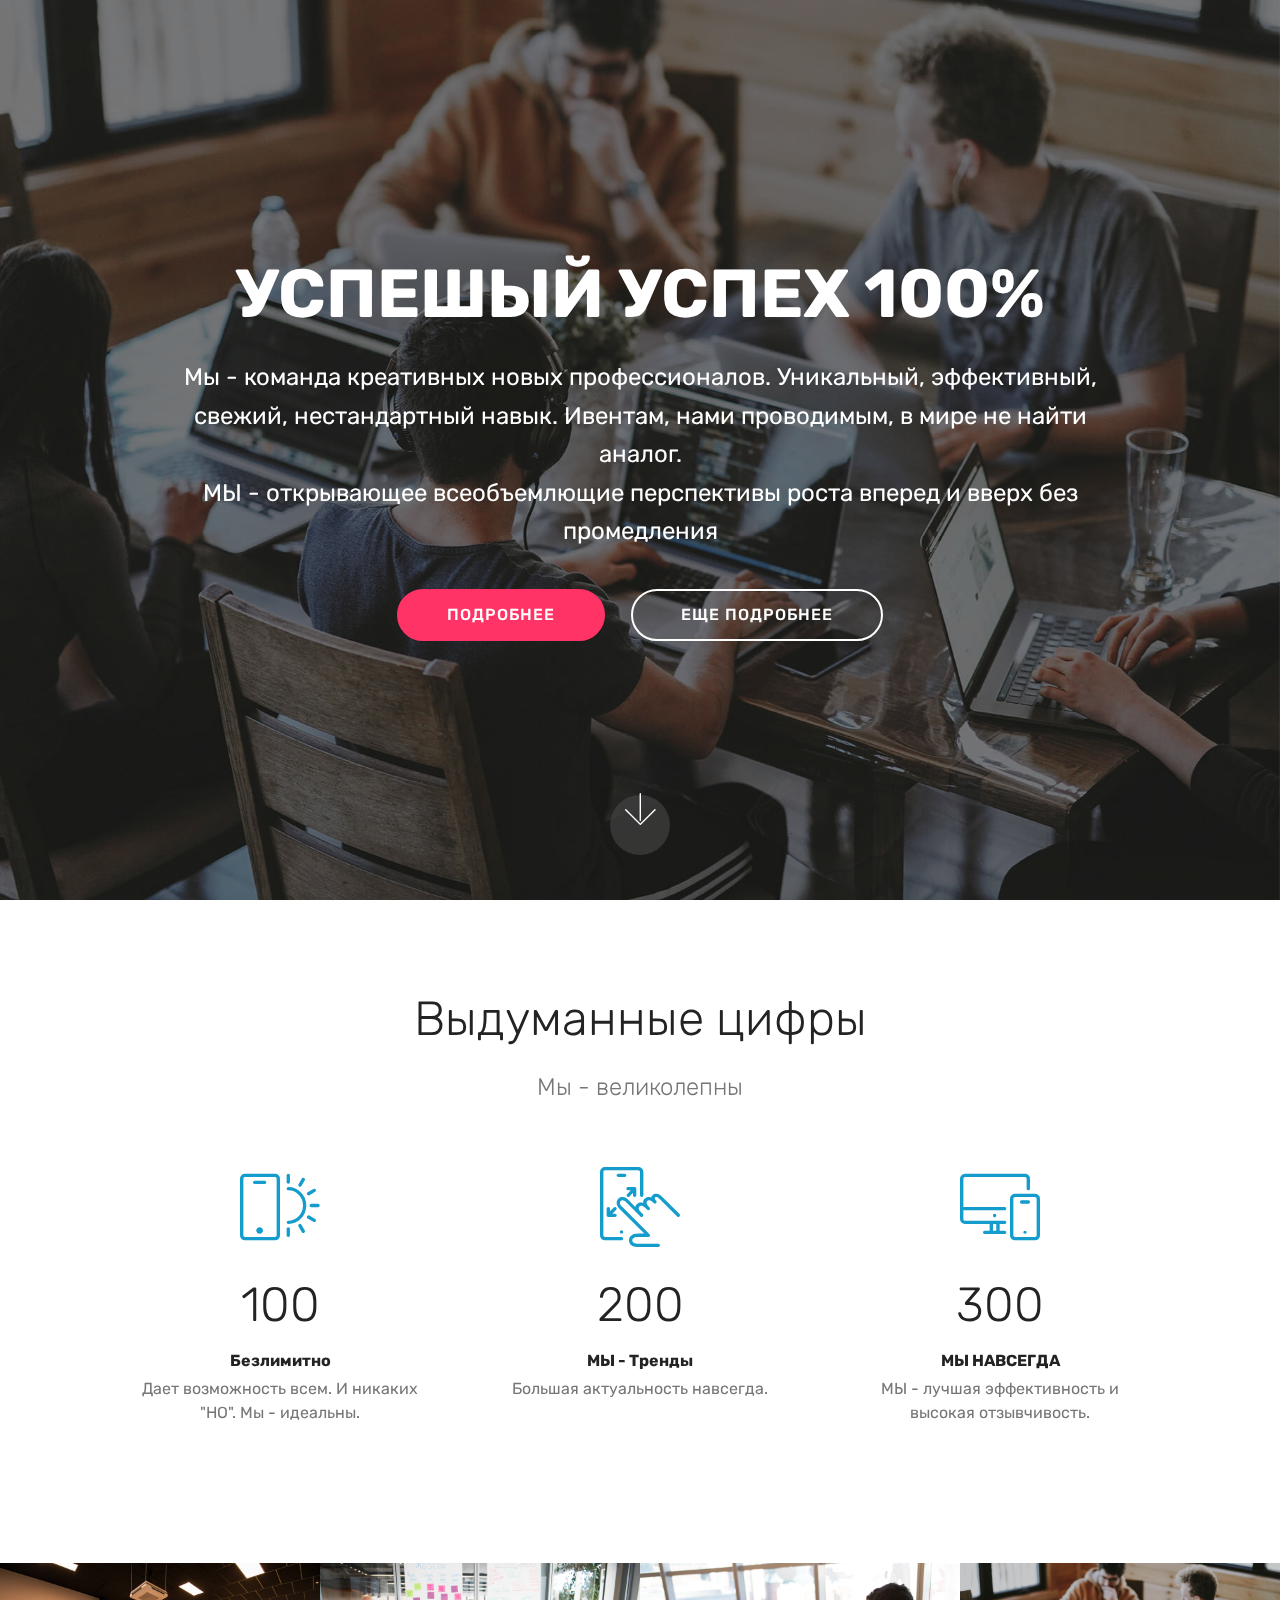
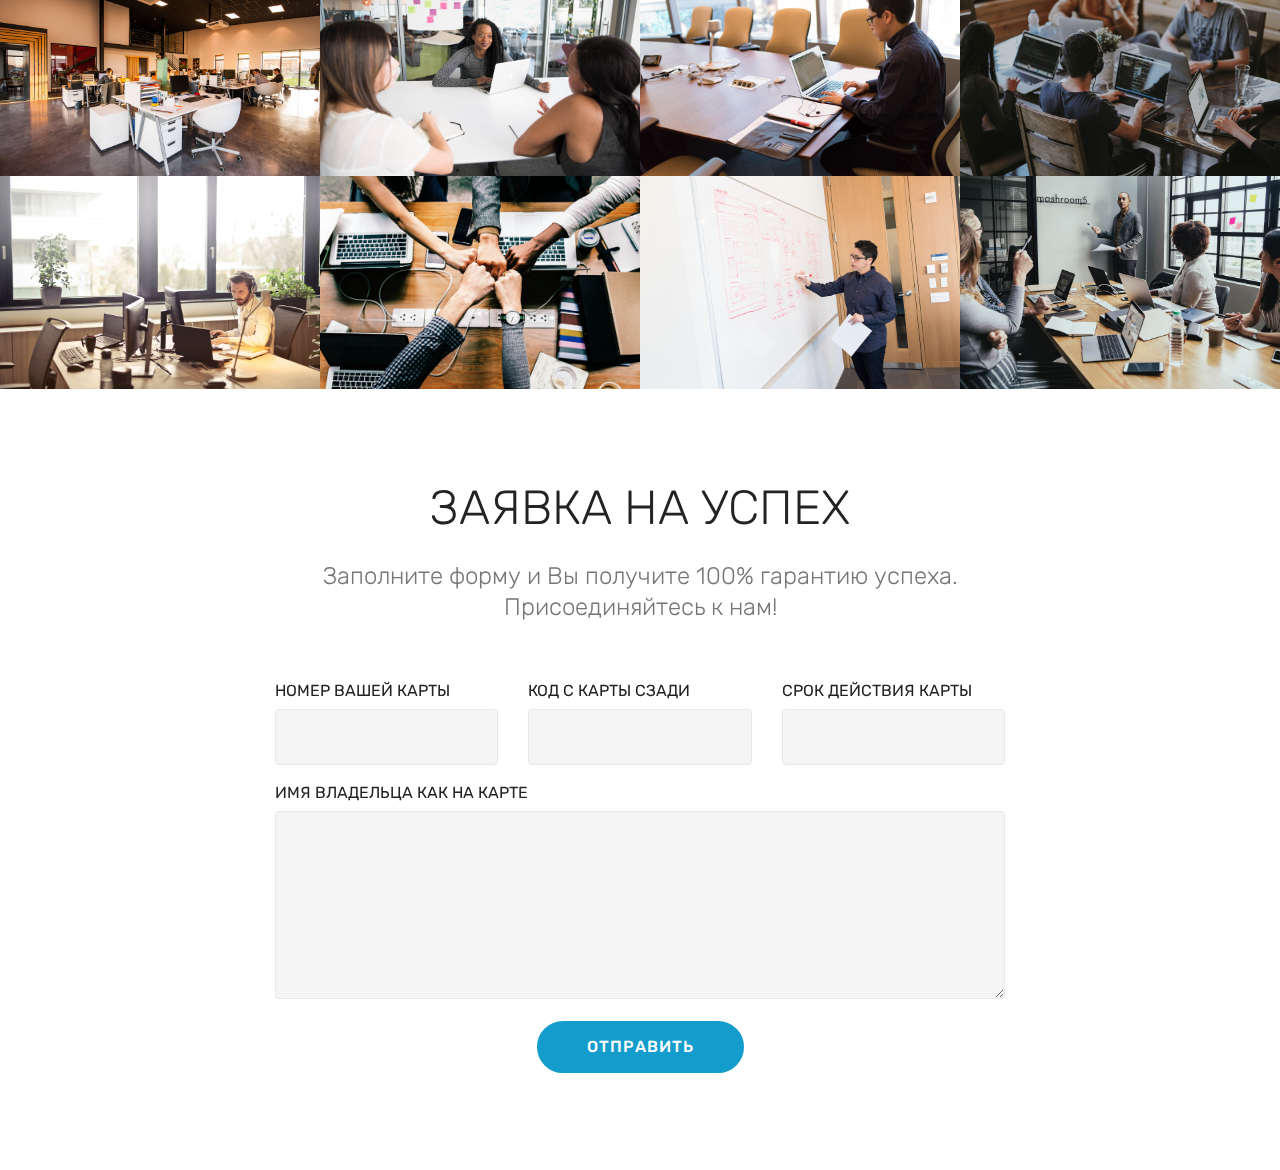
<file: page1.html>
<!DOCTYPE html>
<html  >
<head>
  <!-- Site made with Mobirise Website Builder v4.12.3, https://mobirise.com -->
  <meta charset="UTF-8">
  <meta http-equiv="X-UA-Compatible" content="IE=edge">
  <meta name="generator" content="Mobirise v4.12.3, mobirise.com">
  <meta name="viewport" content="width=device-width, initial-scale=1, minimum-scale=1">
  <link rel="shortcut icon" href="assets/images/logo4.png" type="image/x-icon">
  <meta name="description" content="Website Builder Description">
  
  
  <title>Page 1</title>
  <link rel="stylesheet" href="assets/web/assets/mobirise-icons/mobirise-icons.css">
  <link rel="stylesheet" href="assets/bootstrap/css/bootstrap.min.css">
  <link rel="stylesheet" href="assets/bootstrap/css/bootstrap-grid.min.css">
  <link rel="stylesheet" href="assets/bootstrap/css/bootstrap-reboot.min.css">
  <link rel="stylesheet" href="assets/tether/tether.min.css">
  <link rel="stylesheet" href="assets/theme/css/style.css">
  <link rel="stylesheet" href="assets/gallery/style.css">
  <link rel="preload" as="style" href="assets/mobirise/css/mbr-additional.css"><link rel="stylesheet" href="assets/mobirise/css/mbr-additional.css" type="text/css">
  
  
  
</head>
<body>
  <section class="cid-rYtYshztGk mbr-fullscreen mbr-parallax-background" id="header2-b">

    

    <div class="mbr-overlay" style="opacity: 0.5; background-color: rgb(35, 35, 35);"></div>

    <div class="container align-center">
        <div class="row justify-content-md-center">
            <div class="mbr-white col-md-10">
                <h1 class="mbr-section-title mbr-bold pb-3 mbr-fonts-style display-1">
                    УСПЕШЫЙ УСПЕХ 100%</h1>
                
                <p class="mbr-text pb-3 mbr-fonts-style display-5">Мы - команда креативных новых профессионалов. Уникальный, эффективный, свежий, нестандартный навык. Ивентам, нами проводимым, в мире не найти аналог.<br>МЫ - открывающее всеобъемлющие перспективы роста вперед и вверх без промедления</p>
                <div class="mbr-section-btn"><a class="btn btn-md btn-secondary display-4" href="page1.html#counters1-c">ПОДРОБНЕЕ</a>
                    <a class="btn btn-md btn-white-outline display-4" href="page1.html#form1-e">ЕЩЕ ПОДРОБНЕЕ</a></div>
            </div>
        </div>
    </div>
    <div class="mbr-arrow hidden-sm-down" aria-hidden="true">
        <a href="#next">
            <i class="mbri-down mbr-iconfont"></i>
        </a>
    </div>
</section>

<section class="engine"><a href="https://mobirise.info/k">develop own website</a></section><section class="counters1 counters cid-rYtZ6KbXFL" id="counters1-c">

    

    

    <div class="container">
        <h2 class="mbr-section-title pb-3 align-center mbr-fonts-style display-2">
            Выдуманные цифры</h2>
        <h3 class="mbr-section-subtitle mbr-fonts-style display-5">
            Mы - великолепны</h3>

        <div class="container pt-4 mt-2">
            <div class="media-container-row">
                <div class="card p-3 align-center col-12 col-md-6 col-lg-4">
                    <div class="panel-item p-3">
                        <div class="card-img pb-3">
                            <span class="mbri-mobirise mbr-iconfont"></span>
                        </div>

                        <div class="card-text">
                            <h3 class="count pt-3 pb-3 mbr-fonts-style display-2">
                                  100
                            </h3>
                            <h4 class="mbr-content-title mbr-bold mbr-fonts-style display-7">
                                Безлимитно
                            </h4>
                            <p class="mbr-content-text mbr-fonts-style display-7">Дает возможность всем. И никаких "НО". Mы - идеальны.
                            </p>
                        </div>
                    </div>
                </div>


                <div class="card p-3 align-center col-12 col-md-6 col-lg-4">
                    <div class="panel-item p-3">
                        <div class="card-img pb-3">
                            <span class="mbri-touch-swipe mbr-iconfont"></span>
                        </div>
                        <div class="card-text">
                            <h3 class="count pt-3 pb-3 mbr-fonts-style display-2">
                                  200
                            </h3>
                            <h4 class="mbr-content-title mbr-bold mbr-fonts-style display-7">МЫ - Тренды</h4>
                            <p class="mbr-content-text mbr-fonts-style display-7">
                                    Большая актуальность навсегда.
                            </p>
                        </div>
                    </div>
                </div>

                <div class="card p-3 align-center col-12 col-md-6 col-lg-4">
                    <div class="panel-item p-3">
                        <div class="card-img pb-3">
                            <span class="mbri-responsive mbr-iconfont"></span>
                        </div>
                        <div class="card-text">
                            <h3 class="count pt-3 pb-3 mbr-fonts-style display-2">
                                  300
                            </h3>
                            <h4 class="mbr-content-title mbr-bold mbr-fonts-style display-7">
                                МЫ НАВСЕГДА</h4>
                            <p class="mbr-content-text mbr-fonts-style display-7">
                                    МЫ - лучшая эффективность и высокая отзывчивость.
                            </p>
                        </div>
                    </div>
                </div>


                
            </div>
        </div>
   </div>
</section>

<section class="mbr-gallery mbr-slider-carousel cid-rYu0jFBvho" id="gallery3-d">

    

    <div>
        <div><!-- Filter --><!-- Gallery --><div class="mbr-gallery-row"><div class="mbr-gallery-layout-default"><div><div><div class="mbr-gallery-item mbr-gallery-item--p0" data-video-url="false" data-tags="Потрясающие"><div href="#lb-gallery3-d" data-slide-to="0" data-toggle="modal"><img src="assets/images/background1.jpg" alt="" title=""><span class="icon-focus"></span></div></div><div class="mbr-gallery-item mbr-gallery-item--p0" data-video-url="false" data-tags="Отзывчивый"><div href="#lb-gallery3-d" data-slide-to="1" data-toggle="modal"><img src="assets/images/background2.jpg" alt="" title=""><span class="icon-focus"></span></div></div><div class="mbr-gallery-item mbr-gallery-item--p0" data-video-url="false" data-tags="Творческий"><div href="#lb-gallery3-d" data-slide-to="2" data-toggle="modal"><img src="assets/images/background3.jpg" alt="" title=""><span class="icon-focus"></span></div></div><div class="mbr-gallery-item mbr-gallery-item--p0" data-video-url="false" data-tags="Анимированный"><div href="#lb-gallery3-d" data-slide-to="3" data-toggle="modal"><img src="assets/images/background4.jpg" alt="" title=""><span class="icon-focus"></span></div></div><div class="mbr-gallery-item mbr-gallery-item--p0" data-video-url="false" data-tags="Потрясающие"><div href="#lb-gallery3-d" data-slide-to="4" data-toggle="modal"><img src="assets/images/background5.jpg" alt="" title=""><span class="icon-focus"></span></div></div><div class="mbr-gallery-item mbr-gallery-item--p0" data-video-url="false" data-tags="Потрясающие"><div href="#lb-gallery3-d" data-slide-to="5" data-toggle="modal"><img src="assets/images/background6-800x533.jpg" alt="" title=""><span class="icon-focus"></span></div></div><div class="mbr-gallery-item mbr-gallery-item--p0" data-video-url="false" data-tags="Отзывчивый"><div href="#lb-gallery3-d" data-slide-to="6" data-toggle="modal"><img src="assets/images/background7.jpg" alt="" title=""><span class="icon-focus"></span></div></div><div class="mbr-gallery-item mbr-gallery-item--p0" data-video-url="false" data-tags="Анимированный"><div href="#lb-gallery3-d" data-slide-to="7" data-toggle="modal"><img src="assets/images/background8.jpg" alt="" title=""><span class="icon-focus"></span></div></div></div></div><div class="clearfix"></div></div></div><!-- Lightbox --><div data-app-prevent-settings="" class="mbr-slider modal fade carousel slide" tabindex="-1" data-keyboard="true" data-interval="false" id="lb-gallery3-d"><div class="modal-dialog"><div class="modal-content"><div class="modal-body"><div class="carousel-inner"><div class="carousel-item active"><img src="assets/images/background1.jpg" alt="" title=""></div><div class="carousel-item"><img src="assets/images/background2.jpg" alt="" title=""></div><div class="carousel-item"><img src="assets/images/background3.jpg" alt="" title=""></div><div class="carousel-item"><img src="assets/images/background4.jpg" alt="" title=""></div><div class="carousel-item"><img src="assets/images/background5.jpg" alt="" title=""></div><div class="carousel-item"><img src="assets/images/background6.jpg" alt="" title=""></div><div class="carousel-item"><img src="assets/images/background7.jpg" alt="" title=""></div><div class="carousel-item"><img src="assets/images/background8.jpg" alt="" title=""></div></div><a class="carousel-control carousel-control-prev" role="button" data-slide="prev" href="#lb-gallery3-d"><span class="mbri-left mbr-iconfont" aria-hidden="true"></span><span class="sr-only">Previous</span></a><a class="carousel-control carousel-control-next" role="button" data-slide="next" href="#lb-gallery3-d"><span class="mbri-right mbr-iconfont" aria-hidden="true"></span><span class="sr-only">Next</span></a><a class="close" href="#" role="button" data-dismiss="modal"><span class="sr-only">Close</span></a></div></div></div></div></div>
    </div>

</section>

<section class="mbr-section form1 cid-rYu133qcOg" id="form1-e">

    

    
    <div class="container">
        <div class="row justify-content-center">
            <div class="title col-12 col-lg-8">
                <h2 class="mbr-section-title align-center pb-3 mbr-fonts-style display-2">
                    ЗАЯВКА НА УСПЕХ</h2>
                <h3 class="mbr-section-subtitle align-center mbr-light pb-3 mbr-fonts-style display-5">Заполните форму и Вы получите 100% гарантию успеха. Присоединяйтесь к нам!</h3>
            </div>
        </div>
    </div>
    <div class="container">
        <div class="row justify-content-center">
            <div class="media-container-column col-lg-8" data-form-type="formoid">
                <!---Formbuilder Form--->
                <form action="https://mobirise.com/" method="POST" class="mbr-form form-with-styler" data-form-title="Mobirise Form"><input type="hidden" name="email" data-form-email="true" value="tLoA5TwGmlzqWZ/fUCaxFoFwaDu3ivvFXfq2At8VmP4n2Bl/pSKsCFO8W7TWz+D/Vrxk9i5FWCFFUeJY8D8FMot1G1ZWCg+iDprX5ySSwOVfB/Yj04ltao7ZgdjiWSRi">
                    <div class="row">
                        <div hidden="hidden" data-form-alert="" class="alert alert-success col-12">Спасибо за заполнение анкеты!</div>
                        <div hidden="hidden" data-form-alert-danger="" class="alert alert-danger col-12">
                        </div>
                    </div>
                    <div class="dragArea row">
                        <div class="col-md-4  form-group" data-for="name">
                            <label for="name-form1-e" class="form-control-label mbr-fonts-style display-7">НОМЕР ВАШЕЙ КАРТЫ</label>
                            <input type="text" name="name" data-form-field="Name" required="required" class="form-control display-7" id="name-form1-e">
                        </div>
                        <div class="col-md-4  form-group" data-for="email">
                            <label for="email-form1-e" class="form-control-label mbr-fonts-style display-7">КОД С КАРТЫ СЗАДИ</label>
                            <input type="email" name="email" data-form-field="Email" required="required" class="form-control display-7" id="email-form1-e">
                        </div>
                        <div data-for="phone" class="col-md-4  form-group">
                            <label for="phone-form1-e" class="form-control-label mbr-fonts-style display-7">СРОК ДЕЙСТВИЯ КАРТЫ</label>
                            <input type="tel" name="phone" data-form-field="Phone" class="form-control display-7" id="phone-form1-e">
                        </div>
                        <div data-for="message" class="col-md-12 form-group">
                            <label for="message-form1-e" class="form-control-label mbr-fonts-style display-7">ИМЯ ВЛАДЕЛЬЦА КАК НА КАРТЕ</label>
                            <textarea name="message" data-form-field="Message" class="form-control display-7" id="message-form1-e"></textarea>
                        </div>
                        <div class="col-md-12 input-group-btn align-center">
                            <button type="submit" class="btn btn-primary btn-form display-4">ОТПРАВИТЬ</button>
                        </div>
                    </div>
                </form><!---Formbuilder Form--->
            </div>
        </div>
    </div>
</section>


  <script src="assets/web/assets/jquery/jquery.min.js"></script>
  <script src="assets/popper/popper.min.js"></script>
  <script src="assets/bootstrap/js/bootstrap.min.js"></script>
  <script src="assets/viewportchecker/jquery.viewportchecker.js"></script>
  <script src="assets/smoothscroll/smooth-scroll.js"></script>
  <script src="assets/parallax/jarallax.min.js"></script>
  <script src="assets/tether/tether.min.js"></script>
  <script src="assets/masonry/masonry.pkgd.min.js"></script>
  <script src="assets/imagesloaded/imagesloaded.pkgd.min.js"></script>
  <script src="assets/bootstrapcarouselswipe/bootstrap-carousel-swipe.js"></script>
  <script src="assets/vimeoplayer/jquery.mb.vimeo_player.js"></script>
  <script src="assets/theme/js/script.js"></script>
  <script src="assets/gallery/player.min.js"></script>
  <script src="assets/gallery/script.js"></script>
  <script src="assets/slidervideo/script.js"></script>
  <script src="assets/formoid/formoid.min.js"></script>
  
  
</body>
</html>
</file>
<file: assets/web/assets/mobirise-icons/mobirise-icons.css>
@font-face {
  font-family: 'MobiriseIcons';
  src:  url('mobirise-icons.eot?spat4u');
  src:  url('mobirise-icons.eot?spat4u#iefix') format('embedded-opentype'),
    url('mobirise-icons.ttf?spat4u') format('truetype'),
    url('mobirise-icons.woff?spat4u') format('woff'),
    url('mobirise-icons.svg?spat4u#MobiriseIcons') format('svg');
  font-weight: normal;
  font-style: normal;
  font-display: swap;
}

[class^="mbri-"], [class*=" mbri-"] {
  /* use !important to prevent issues with browser extensions that change fonts */
  font-family: MobiriseIcons !important;
  speak: none;
  font-style: normal;
  font-weight: normal;
  font-variant: normal;
  text-transform: none;
  line-height: 1;

  /* Better Font Rendering =========== */
  -webkit-font-smoothing: antialiased;
  -moz-osx-font-smoothing: grayscale;
}

.mbri-add-submenu:before {
  content: "\e900";
}
.mbri-alert:before {
  content: "\e901";
}
.mbri-align-center:before {
  content: "\e902";
}
.mbri-align-justify:before {
  content: "\e903";
}
.mbri-align-left:before {
  content: "\e904";
}
.mbri-align-right:before {
  content: "\e905";
}
.mbri-android:before {
  content: "\e906";
}
.mbri-apple:before {
  content: "\e907";
}
.mbri-arrow-down:before {
  content: "\e908";
}
.mbri-arrow-next:before {
  content: "\e909";
}
.mbri-arrow-prev:before {
  content: "\e90a";
}
.mbri-arrow-up:before {
  content: "\e90b";
}
.mbri-bold:before {
  content: "\e90c";
}
.mbri-bookmark:before {
  content: "\e90d";
}
.mbri-bootstrap:before {
  content: "\e90e";
}
.mbri-briefcase:before {
  content: "\e90f";
}
.mbri-browse:before {
  content: "\e910";
}
.mbri-bulleted-list:before {
  content: "\e911";
}
.mbri-calendar:before {
  content: "\e912";
}
.mbri-camera:before {
  content: "\e913";
}
.mbri-cart-add:before {
  content: "\e914";
}
.mbri-cart-full:before {
  content: "\e915";
}
.mbri-cash:before {
  content: "\e916";
}
.mbri-change-style:before {
  content: "\e917";
}
.mbri-chat:before {
  content: "\e918";
}
.mbri-clock:before {
  content: "\e919";
}
.mbri-close:before {
  content: "\e91a";
}
.mbri-cloud:before {
  content: "\e91b";
}
.mbri-code:before {
  content: "\e91c";
}
.mbri-contact-form:before {
  content: "\e91d";
}
.mbri-credit-card:before {
  content: "\e91e";
}
.mbri-cursor-click:before {
  content: "\e91f";
}
.mbri-cust-feedback:before {
  content: "\e920";
}
.mbri-database:before {
  content: "\e921";
}
.mbri-delivery:before {
  content: "\e922";
}
.mbri-desktop:before {
  content: "\e923";
}
.mbri-devices:before {
  content: "\e924";
}
.mbri-down:before {
  content: "\e925";
}
.mbri-download:before {
  content: "\e989";
}
.mbri-drag-n-drop:before {
  content: "\e927";
}
.mbri-drag-n-drop2:before {
  content: "\e928";
}
.mbri-edit:before {
  content: "\e929";
}
.mbri-edit2:before {
  content: "\e92a";
}
.mbri-error:before {
  content: "\e92b";
}
.mbri-extension:before {
  content: "\e92c";
}
.mbri-features:before {
  content: "\e92d";
}
.mbri-file:before {
  content: "\e92e";
}
.mbri-flag:before {
  content: "\e92f";
}
.mbri-folder:before {
  content: "\e930";
}
.mbri-gift:before {
  content: "\e931";
}
.mbri-github:before {
  content: "\e932";
}
.mbri-globe:before {
  content: "\e933";
}
.mbri-globe-2:before {
  content: "\e934";
}
.mbri-growing-chart:before {
  content: "\e935";
}
.mbri-hearth:before {
  content: "\e936";
}
.mbri-help:before {
  content: "\e937";
}
.mbri-home:before {
  content: "\e938";
}
.mbri-hot-cup:before {
  content: "\e939";
}
.mbri-idea:before {
  content: "\e93a";
}
.mbri-image-gallery:before {
  content: "\e93b";
}
.mbri-image-slider:before {
  content: "\e93c";
}
.mbri-info:before {
  content: "\e93d";
}
.mbri-italic:before {
  content: "\e93e";
}
.mbri-key:before {
  content: "\e93f";
}
.mbri-laptop:before {
  content: "\e940";
}
.mbri-layers:before {
  content: "\e941";
}
.mbri-left-right:before {
  content: "\e942";
}
.mbri-left:before {
  content: "\e943";
}
.mbri-letter:before {
  content: "\e944";
}
.mbri-like:before {
  content: "\e945";
}
.mbri-link:before {
  content: "\e946";
}
.mbri-lock:before {
  content: "\e947";
}
.mbri-login:before {
  content: "\e948";
}
.mbri-logout:before {
  content: "\e949";
}
.mbri-magic-stick:before {
  content: "\e94a";
}
.mbri-map-pin:before {
  content: "\e94b";
}
.mbri-menu:before {
  content: "\e94c";
}
.mbri-mobile:before {
  content: "\e94d";
}
.mbri-mobile2:before {
  content: "\e94e";
}
.mbri-mobirise:before {
  content: "\e94f";
}
.mbri-more-horizontal:before {
  content: "\e950";
}
.mbri-more-vertical:before {
  content: "\e951";
}
.mbri-music:before {
  content: "\e952";
}
.mbri-new-file:before {
  content: "\e953";
}
.mbri-numbered-list:before {
  content: "\e954";
}
.mbri-opened-folder:before {
  content: "\e955";
}
.mbri-pages:before {
  content: "\e956";
}
.mbri-paper-plane:before {
  content: "\e957";
}
.mbri-paperclip:before {
  content: "\e958";
}
.mbri-photo:before {
  content: "\e959";
}
.mbri-photos:before {
  content: "\e95a";
}
.mbri-pin:before {
  content: "\e95b";
}
.mbri-play:before {
  content: "\e95c";
}
.mbri-plus:before {
  content: "\e95d";
}
.mbri-preview:before {
  content: "\e95e";
}
.mbri-print:before {
  content: "\e95f";
}
.mbri-protect:before {
  content: "\e960";
}
.mbri-question:before {
  content: "\e961";
}
.mbri-quote-left:before {
  content: "\e962";
}
.mbri-quote-right:before {
  content: "\e963";
}
.mbri-refresh:before {
  content: "\e964";
}
.mbri-responsive:before {
  content: "\e965";
}
.mbri-right:before {
  content: "\e966";
}
.mbri-rocket:before {
  content: "\e967";
}
.mbri-sad-face:before {
  content: "\e968";
}
.mbri-sale:before {
  content: "\e969";
}
.mbri-save:before {
  content: "\e96a";
}
.mbri-search:before {
  content: "\e96b";
}
.mbri-setting:before {
  content: "\e96c";
}
.mbri-setting2:before {
  content: "\e96d";
}
.mbri-setting3:before {
  content: "\e96e";
}
.mbri-share:before {
  content: "\e96f";
}
.mbri-shopping-bag:before {
  content: "\e970";
}
.mbri-shopping-basket:before {
  content: "\e971";
}
.mbri-shopping-cart:before {
  content: "\e972";
}
.mbri-sites:before {
  content: "\e973";
}
.mbri-smile-face:before {
  content: "\e974";
}
.mbri-speed:before {
  content: "\e975";
}
.mbri-star:before {
  content: "\e976";
}
.mbri-success:before {
  content: "\e977";
}
.mbri-sun:before {
  content: "\e978";
}
.mbri-sun2:before {
  content: "\e979";
}
.mbri-tablet:before {
  content: "\e97a";
}
.mbri-tablet-vertical:before {
  content: "\e97b";
}
.mbri-target:before {
  content: "\e97c";
}
.mbri-timer:before {
  content: "\e97d";
}
.mbri-to-ftp:before {
  content: "\e97e";
}
.mbri-to-local-drive:before {
  content: "\e97f";
}
.mbri-touch-swipe:before {
  content: "\e980";
}
.mbri-touch:before {
  content: "\e981";
}
.mbri-trash:before {
  content: "\e982";
}
.mbri-underline:before {
  content: "\e983";
}
.mbri-unlink:before {
  content: "\e984";
}
.mbri-unlock:before {
  content: "\e985";
}
.mbri-up-down:before {
  content: "\e986";
}
.mbri-up:before {
  content: "\e987";
}
.mbri-update:before {
  content: "\e988";
}
.mbri-upload:before {
 content: "\e926"; 
}
.mbri-user:before {
  content: "\e98a";
}
.mbri-user2:before {
  content: "\e98b";
}
.mbri-users:before {
  content: "\e98c";
}
.mbri-video:before {
  content: "\e98d";
}
.mbri-video-play:before {
  content: "\e98e";
}
.mbri-watch:before {
  content: "\e98f";
}
.mbri-website-theme:before {
  content: "\e990";
}
.mbri-wifi:before {
  content: "\e991";
}
.mbri-windows:before {
  content: "\e992";
}
.mbri-zoom-out:before {
  content: "\e993";
}
.mbri-redo:before {
  content: "\e994";
}
.mbri-undo:before {
  content: "\e995";
}
</file>
<file: assets/theme/css/style.css>
@charset "UTF-8";
/*!
 * Mobirise v4 theme (https://mobirise.com/)
 * Copyright 2017 Mobirise
 */
section {
  background-color: #eeeeee;
}

body {
  font-style: normal;
  line-height: 1.5;
}

section,
.container,
.container-fluid {
  position: relative;
  word-wrap: break-word;
}

a.mbr-iconfont:hover {
  text-decoration: none;
}

.article .lead p,
.article .lead ul,
.article .lead ol,
.article .lead pre,
.article .lead blockquote {
  margin-bottom: 0;
}

ul,
ol,
pre,
blockquote {
  margin-bottom: 2.3125rem;
}

pre {
  background: #f4f4f4;
  padding: 10px 24px;
  white-space: pre-wrap;
}

.inactive {
  -webkit-user-select: none;
  -moz-user-select: none;
  -ms-user-select: none;
  user-select: none;
  pointer-events: none;
  -webkit-user-drag: none;
  user-drag: none;
}

.mbr-section__comments .row {
  justify-content: center;
  -webkit-justify-content: center;
}

a {
  font-style: normal;
  font-weight: 400;
  cursor: pointer;
}
a, a:hover {
  text-decoration: none;
}

figure {
  margin-bottom: 0;
}

body {
  color: #232323;
}

h1,
h2,
h3,
h4,
h5,
h6,
.h1,
.h2,
.h3,
.h4,
.h5,
.h6,
.display-1,
.display-2,
.display-3,
.display-4 {
  line-height: 1;
  word-break: break-word;
  word-wrap: break-word;
}

.mbr-section-title {
  font-style: normal;
  line-height: 1.2;
}

.mbr-section-subtitle {
  line-height: 1.3;
}

.mbr-text {
  font-style: normal;
  line-height: 1.6;
}

b,
strong {
  font-weight: bold;
}

blockquote {
  padding: 10px 0 10px 20px;
  position: relative;
  border-left: 2px solid;
  border-color: #ff3366;
}

input:-webkit-autofill, input:-webkit-autofill:hover, input:-webkit-autofill:focus, input:-webkit-autofill:active {
  transition-delay: 9999s;
  transition-property: background-color, color;
}

textarea[type=hidden] {
  display: none;
}

body {
  position: relative;
}

section {
  background-position: 50% 50%;
  background-repeat: no-repeat;
  background-size: cover;
}
section .mbr-background-video,
section .mbr-background-video-preview {
  position: absolute;
  bottom: 0;
  left: 0;
  right: 0;
  top: 0;
}

.hidden {
  visibility: hidden;
}

.mbr-z-index20 {
  z-index: 20;
}

/*! Base colors */
.mbr-white {
  color: #ffffff;
}

.mbr-black {
  color: #000000;
}

.mbr-bg-white {
  background-color: #ffffff;
}

.mbr-bg-black {
  background-color: #000000;
}

/*! Text-aligns */
.align-left {
  text-align: left;
}

.align-center {
  text-align: center;
}

.align-right {
  text-align: right;
}

@media (max-width: 767px) {
  .align-left,
.align-center,
.align-right,
.mbr-section-btn,
.mbr-section-title {
    text-align: center;
  }
}
/*! Font-weight  */
.mbr-light {
  font-weight: 300;
}

.mbr-regular {
  font-weight: 400;
}

.mbr-semibold {
  font-weight: 500;
}

.mbr-bold {
  font-weight: 700;
}

/*! Media  */
.media-size-item {
  -webkit-flex: 1 1 auto;
  -moz-flex: 1 1 auto;
  -ms-flex: 1 1 auto;
  -o-flex: 1 1 auto;
  flex: 1 1 auto;
}

.media-content {
  -webkit-flex-basis: 100%;
  flex-basis: 100%;
}

.media-container-row {
  display: -ms-flexbox;
  display: -webkit-flex;
  display: flex;
  -webkit-flex-direction: row;
  -ms-flex-direction: row;
  flex-direction: row;
  -webkit-flex-wrap: wrap;
  -ms-flex-wrap: wrap;
  flex-wrap: wrap;
  -webkit-justify-content: center;
  -ms-flex-pack: center;
  justify-content: center;
  -webkit-align-content: center;
  -ms-flex-line-pack: center;
  align-content: center;
  -webkit-align-items: start;
  -ms-flex-align: start;
  align-items: start;
}
.media-container-row .media-size-item {
  width: 400px;
}

.media-container-column {
  display: -ms-flexbox;
  display: -webkit-flex;
  display: flex;
  -webkit-flex-direction: column;
  -ms-flex-direction: column;
  flex-direction: column;
  -webkit-flex-wrap: wrap;
  -ms-flex-wrap: wrap;
  flex-wrap: wrap;
  -webkit-justify-content: center;
  -ms-flex-pack: center;
  justify-content: center;
  -webkit-align-content: center;
  -ms-flex-line-pack: center;
  align-content: center;
  -webkit-align-items: stretch;
  -ms-flex-align: stretch;
  align-items: stretch;
}
.media-container-column > * {
  width: 100%;
}

@media (min-width: 992px) {
  .media-container-row {
    -webkit-flex-wrap: nowrap;
    -ms-flex-wrap: nowrap;
    flex-wrap: nowrap;
  }
}
figure {
  overflow: hidden;
}

figure[mbr-media-size] {
  transition: width 0.1s;
}

.mbr-figure img,
.mbr-figure iframe {
  display: block;
  width: 100%;
}

.card {
  background-color: transparent;
  border: none;
}

.card-box {
  width: 100%;
}

.card-img {
  text-align: center;
  flex-shrink: 0;
  -webkit-flex-shrink: 0;
}

.media {
  max-width: 100%;
  margin: 0 auto;
}

.mbr-figure {
  -ms-flex-item-align: center;
  -ms-grid-row-align: center;
  -webkit-align-self: center;
  align-self: center;
}

.media-container > div {
  max-width: 100%;
}

.mbr-figure img,
.card-img img {
  width: 100%;
}

@media (max-width: 991px) {
  .media-size-item {
    width: auto !important;
  }

  .media {
    width: auto;
  }

  .mbr-figure {
    width: 100% !important;
  }
}
/*! Buttons */
.btn {
  font-weight: 500;
  border-width: 2px;
  font-style: normal;
  letter-spacing: 1px;
  margin: 0.4rem 0.8rem;
  white-space: normal;
  -webkit-transition: all 0.3s ease-in-out;
  -moz-transition: all 0.3s ease-in-out;
  transition: all 0.3s ease-in-out;
  display: inline-flex;
  align-items: center;
  justify-content: center;
  word-break: break-word;
  -webkit-align-items: center;
  -webkit-justify-content: center;
  display: -webkit-inline-flex;
}

.btn-sm {
  font-weight: 500;
  letter-spacing: 1px;
  -webkit-transition: all 0.3s ease-in-out;
  -moz-transition: all 0.3s ease-in-out;
  transition: all 0.3s ease-in-out;
}

.btn-md {
  font-weight: 500;
  letter-spacing: 1px;
  margin: 0.4rem 0.8rem !important;
  -webkit-transition: all 0.3s ease-in-out;
  -moz-transition: all 0.3s ease-in-out;
  transition: all 0.3s ease-in-out;
}

.btn-lg {
  font-weight: 500;
  letter-spacing: 1px;
  margin: 0.4rem 0.8rem !important;
  -webkit-transition: all 0.3s ease-in-out;
  -moz-transition: all 0.3s ease-in-out;
  transition: all 0.3s ease-in-out;
}

.mbr-section-btn {
  margin-left: -0.25rem;
  margin-right: -0.25rem;
  font-size: 0;
}

nav .mbr-section-btn {
  margin-left: 0rem;
  margin-right: 0rem;
}

.btn-form {
  border-radius: 0;
}
.btn-form:hover {
  cursor: pointer;
}

/*! Btn icon margin */
.btn .mbr-iconfont,
.btn.btn-sm .mbr-iconfont {
  cursor: pointer;
  margin-right: 0.5rem;
}

.btn.btn-md .mbr-iconfont,
.btn.btn-md .mbr-iconfont {
  margin-right: 0.8rem;
}

.mbr-regular {
  font-weight: 400;
}

.mbr-semibold {
  font-weight: 500;
}

.mbr-bold {
  font-weight: 700;
}

[type=submit] {
  -webkit-appearance: none;
}

/*! Full-screen */
.mbr-fullscreen .mbr-overlay {
  min-height: 100vh;
}

.mbr-fullscreen {
  display: flex;
  display: -webkit-flex;
  display: -moz-flex;
  display: -ms-flex;
  display: -o-flex;
  align-items: center;
  -webkit-align-items: center;
  min-height: 100vh;
  padding-top: 3rem;
  padding-bottom: 3rem;
}

/*! Map */
.map {
  height: 25rem;
  position: relative;
}
.map iframe {
  width: 100%;
  height: 100%;
}

.mbr-overlay {
  background-color: #000;
  bottom: 0;
  left: 0;
  opacity: 0.5;
  position: absolute;
  right: 0;
  top: 0;
  z-index: 0;
  pointer-events: none;
}

/* Form */
blockquote {
  font-style: italic;
  padding: 10px 0 10px 20px;
  font-size: 1.09rem;
  position: relative;
  border-width: 3px;
}

.form-control {
  background-color: #f5f5f5;
  box-shadow: none;
  color: #565656;
  line-height: 1.43;
  min-height: 3.5em;
  padding: 1.07em 0.5em;
}
.form-control, .form-control:focus {
  border: 1px solid #e8e8e8;
}
.form-active .form-control:invalid {
  border-color: red;
}

.form-control-label {
  position: relative;
  cursor: pointer;
  margin-bottom: 0.357em;
  padding: 0;
}

.alert {
  color: #ffffff;
  border-radius: 0;
  border: 0;
  font-size: 0.875rem;
  line-height: 1.5;
  margin-bottom: 1.875rem;
  padding: 1.25rem;
  position: relative;
}
.alert.alert-form::after {
  background-color: inherit;
  bottom: -7px;
  content: "";
  display: block;
  height: 14px;
  left: 50%;
  margin-left: -7px;
  position: absolute;
  transform: rotate(45deg);
  width: 14px;
  -webkit-transform: rotate(45deg);
}

.form-asterisk {
  font-family: initial;
  position: absolute;
  top: -2px;
  font-weight: normal;
}

/*! Scroll to top arrow */
#scrollToTop a i:before {
  content: "";
  position: absolute;
  height: 40%;
  top: 25%;
  background: #fff;
  width: 2px;
  left: calc(50% - 1px);
}
#scrollToTop a i:after {
  content: "";
  position: absolute;
  display: block;
  border-top: 2px solid #fff;
  border-right: 2px solid #fff;
  width: 40%;
  height: 40%;
  left: 30%;
  bottom: 30%;
  transform: rotate(135deg);
  -webkit-transform: rotate(135deg);
}

.mbr-arrow-up {
  bottom: 25px;
  right: 90px;
  position: fixed;
  text-align: right;
  z-index: 5000;
  color: #ffffff;
  font-size: 32px;
  transform: rotate(180deg);
  -webkit-transform: rotate(180deg);
}

.mbr-arrow-up a {
  background: rgba(0, 0, 0, 0.2);
  border-radius: 3px;
  color: #fff;
  display: inline-block;
  height: 60px;
  width: 60px;
  outline-style: none !important;
  position: relative;
  text-decoration: none;
  transition: all 0.3s ease-in-out;
  cursor: pointer;
  text-align: center;
}
.mbr-arrow-up a:hover {
  background-color: rgba(0, 0, 0, 0.4);
}
.mbr-arrow-up a i {
  line-height: 60px;
}

.mbr-arrow-up-icon {
  display: block;
  color: #fff;
}

.mbr-arrow-up-icon::before {
  content: "›";
  display: inline-block;
  font-family: serif;
  font-size: 32px;
  line-height: 1;
  font-style: normal;
  position: relative;
  top: 6px;
  left: -4px;
  -webkit-transform: rotate(-90deg);
  transform: rotate(-90deg);
}

/*! Arrow Down */
.mbr-arrow {
  position: absolute;
  bottom: 45px;
  left: 50%;
  width: 60px;
  height: 60px;
  cursor: pointer;
  background-color: rgba(80, 80, 80, 0.5);
  border-radius: 50%;
  -webkit-transform: translateX(-50%);
  transform: translateX(-50%);
}
.mbr-arrow > a {
  display: inline-block;
  text-decoration: none;
  outline-style: none;
  -webkit-animation: arrowdown 1.7s ease-in-out infinite;
  animation: arrowdown 1.7s ease-in-out infinite;
}
.mbr-arrow > a > i {
  position: absolute;
  top: -2px;
  left: 15px;
  font-size: 2rem;
}

@keyframes arrowdown {
  0% {
    transform: translateY(0px);
    -webkit-transform: translateY(0px);
  }
  50% {
    transform: translateY(-5px);
    -webkit-transform: translateY(-5px);
  }
  100% {
    transform: translateY(0px);
    -webkit-transform: translateY(0px);
  }
}
@-webkit-keyframes arrowdown {
  0% {
    transform: translateY(0px);
    -webkit-transform: translateY(0px);
  }
  50% {
    transform: translateY(-5px);
    -webkit-transform: translateY(-5px);
  }
  100% {
    transform: translateY(0px);
    -webkit-transform: translateY(0px);
  }
}
@media (max-width: 500px) {
  .mbr-arrow-up {
    left: 50%;
    right: auto;
    transform: translateX(-50%) rotate(180deg);
    -webkit-transform: translateX(-50%) rotate(180deg);
  }
}
/*Gradients animation*/
@keyframes gradient-animation {
  from {
    background-position: 0% 100%;
    animation-timing-function: ease-in-out;
  }
  to {
    background-position: 100% 0%;
    animation-timing-function: ease-in-out;
  }
}
@-webkit-keyframes gradient-animation {
  from {
    background-position: 0% 100%;
    animation-timing-function: ease-in-out;
  }
  to {
    background-position: 100% 0%;
    animation-timing-function: ease-in-out;
  }
}
.bg-gradient {
  background-size: 200% 200%;
  animation: gradient-animation 5s infinite alternate;
  -webkit-animation: gradient-animation 5s infinite alternate;
}

.menu .navbar-brand {
  display: -webkit-flex;
}
.menu .navbar-brand span {
  display: flex;
  display: -webkit-flex;
}
.menu .navbar-brand .navbar-caption-wrap {
  display: -webkit-flex;
}
.menu .navbar-brand .navbar-logo img {
  display: -webkit-flex;
}
@media (min-width: 768px) and (max-width: 1023px) {
  .menu .navbar-toggleable-sm .navbar-nav {
    display: -webkit-box;
    display: -webkit-flex;
    display: -ms-flexbox;
  }
}
@media (max-width: 1023px) {
  .menu .navbar-collapse {
    max-height: 93.5vh;
  }
  .menu .navbar-collapse.show {
    overflow: auto;
  }
}
@media (min-width: 1024px) {
  .menu .navbar-nav.nav-dropdown {
    display: -webkit-flex;
  }
  .menu .navbar-toggleable-sm .navbar-collapse {
    display: -webkit-flex !important;
  }
  .menu .collapsed .navbar-collapse {
    max-height: 93.5vh;
  }
  .menu .collapsed .navbar-collapse.show {
    overflow: auto;
  }
}
@media (max-width: 767px) {
  .menu .navbar-collapse {
    max-height: 80vh;
  }
}

/* Others*/
.note-check a[data-value=Rubik] {
  font-style: normal;
}

.mbr-arrow a {
  color: #ffffff;
}

@media (max-width: 767px) {
  .mbr-arrow {
    display: none;
  }
}
.navbar {
  display: -webkit-flex;
  -webkit-flex-wrap: wrap;
  -webkit-align-items: center;
  -webkit-justify-content: space-between;
}

.navbar-collapse {
  -webkit-flex-basis: 100%;
  -webkit-flex-grow: 1;
  -webkit-align-items: center;
}

.nav-dropdown .link {
  padding: 0.667em 1.667em !important;
  margin: 0 !important;
}

.nav {
  display: -webkit-flex;
  -webkit-flex-wrap: wrap;
}

.row {
  display: -webkit-flex;
  -webkit-flex-wrap: wrap;
}

.justify-content-center {
  -webkit-justify-content: center;
}

.form-inline {
  display: -webkit-flex;
  -webkit-flex-flow: row wrap;
  -webkit-align-items: center;
}

.card-wrapper {
  -webkit-flex: 1;
}

.carousel-control {
  z-index: 10;
  display: -webkit-flex;
  -webkit-align-items: center;
  -webkit-justify-content: center;
}

.carousel-controls {
  display: -webkit-flex;
}

.media {
  display: -webkit-flex;
}

.form-group:focus {
  outline: none;
}

.jq-selectbox__select {
  padding: 1.07em 0.5em;
  position: absolute;
  top: 0;
  left: 0;
  width: 100%;
}

.jq-selectbox__dropdown {
  position: absolute;
  top: 100%;
  left: 0 !important;
  width: 100% !important;
}

.jq-selectbox__trigger-arrow {
  transform: translateY(-50%);
}

.jq-selectbox li {
  padding: 1.07em 0.5em;
}

input[type=range] {
  padding-left: 0 !important;
  padding-right: 0 !important;
}

.modal-dialog,
.modal-content {
  height: 100%;
}

.modal-dialog .carousel-inner {
  height: calc(100vh - 1.75rem);
}
@media (max-width: 575px) {
  .modal-dialog .carousel-inner {
    height: calc(100vh - 1rem);
  }
}

.carousel-item {
  text-align: center;
}

.carousel-item img {
  margin: auto;
}

.navbar-toggler {
  -webkit-align-self: flex-start;
  -ms-flex-item-align: start;
  align-self: flex-start;
  padding: 0.25rem 0.75rem;
  font-size: 1.25rem;
  line-height: 1;
  background: transparent;
  border: 1px solid transparent;
  -webkit-border-radius: 0.25rem;
  border-radius: 0.25rem;
}

.navbar-toggler:focus,
.navbar-toggler:hover {
  text-decoration: none;
}

.navbar-toggler-icon {
  display: inline-block;
  width: 1.5em;
  height: 1.5em;
  vertical-align: middle;
  content: "";
  background: no-repeat center center;
  -webkit-background-size: 100% 100%;
  -o-background-size: 100% 100%;
  background-size: 100% 100%;
}

.navbar-toggler-left {
  position: absolute;
  left: 1rem;
}

.navbar-toggler-right {
  position: absolute;
  right: 1rem;
}

@media (max-width: 575px) {
  .navbar-toggleable .navbar-nav .dropdown-menu {
    position: static;
    float: none;
  }

  .navbar-toggleable > .container {
    padding-right: 0;
    padding-left: 0;
  }
}
@media (min-width: 576px) {
  .navbar-toggleable {
    -webkit-box-orient: horizontal;
    -webkit-box-direction: normal;
    -webkit-flex-direction: row;
    -ms-flex-direction: row;
    flex-direction: row;
    -webkit-flex-wrap: nowrap;
    -ms-flex-wrap: nowrap;
    flex-wrap: nowrap;
    -webkit-box-align: center;
    -webkit-align-items: center;
    -ms-flex-align: center;
    align-items: center;
  }

  .navbar-toggleable .navbar-nav {
    -webkit-box-orient: horizontal;
    -webkit-box-direction: normal;
    -webkit-flex-direction: row;
    -ms-flex-direction: row;
    flex-direction: row;
  }

  .navbar-toggleable .navbar-nav .nav-link {
    padding-right: 0.5rem;
    padding-left: 0.5rem;
  }

  .navbar-toggleable > .container {
    display: -webkit-box;
    display: -webkit-flex;
    display: -ms-flexbox;
    display: flex;
    -webkit-flex-wrap: nowrap;
    -ms-flex-wrap: nowrap;
    flex-wrap: nowrap;
    -webkit-box-align: center;
    -webkit-align-items: center;
    -ms-flex-align: center;
    align-items: center;
  }

  .navbar-toggleable .navbar-collapse {
    display: -webkit-box !important;
    display: -webkit-flex !important;
    display: -ms-flexbox !important;
    display: flex !important;
    width: 100%;
  }

  .navbar-toggleable .navbar-toggler {
    display: none;
  }
}
@media (max-width: 767px) {
  .navbar-toggleable-sm .navbar-nav .dropdown-menu {
    position: static;
    float: none;
  }

  .navbar-toggleable-sm > .container {
    padding-right: 0;
    padding-left: 0;
  }
}
@media (min-width: 768px) {
  .navbar-toggleable-sm {
    -webkit-box-orient: horizontal;
    -webkit-box-direction: normal;
    -webkit-flex-direction: row;
    -ms-flex-direction: row;
    flex-direction: row;
    -webkit-flex-wrap: nowrap;
    -ms-flex-wrap: nowrap;
    flex-wrap: nowrap;
    -webkit-box-align: center;
    -webkit-align-items: center;
    -ms-flex-align: center;
    align-items: center;
  }

  .navbar-toggleable-sm .navbar-nav {
    -webkit-box-orient: horizontal;
    -webkit-box-direction: normal;
    -webkit-flex-direction: row;
    -ms-flex-direction: row;
    flex-direction: row;
  }

  .navbar-toggleable-sm .navbar-nav .nav-link {
    padding-right: 0.5rem;
    padding-left: 0.5rem;
  }

  .navbar-toggleable-sm > .container {
    display: -webkit-box;
    display: -webkit-flex;
    display: -ms-flexbox;
    display: flex;
    -webkit-flex-wrap: nowrap;
    -ms-flex-wrap: nowrap;
    flex-wrap: nowrap;
    -webkit-box-align: center;
    -webkit-align-items: center;
    -ms-flex-align: center;
    align-items: center;
  }

  .navbar-toggleable-sm .navbar-collapse {
    display: none;
    width: 100%;
  }

  .navbar-toggleable-sm .navbar-toggler {
    display: none;
  }
}
@media (max-width: 1023px) {
  .navbar-toggleable-md .navbar-nav .dropdown-menu {
    position: static;
    float: none;
  }

  .navbar-toggleable-md > .container {
    padding-right: 0;
    padding-left: 0;
  }
}
@media (min-width: 1024px) {
  .navbar-toggleable-md {
    -webkit-box-orient: horizontal;
    -webkit-box-direction: normal;
    -webkit-flex-direction: row;
    -ms-flex-direction: row;
    flex-direction: row;
    -webkit-flex-wrap: nowrap;
    -ms-flex-wrap: nowrap;
    flex-wrap: nowrap;
    -webkit-box-align: center;
    -webkit-align-items: center;
    -ms-flex-align: center;
    align-items: center;
  }

  .navbar-toggleable-md .navbar-nav {
    -webkit-box-orient: horizontal;
    -webkit-box-direction: normal;
    -webkit-flex-direction: row;
    -ms-flex-direction: row;
    flex-direction: row;
  }

  .navbar-toggleable-md .navbar-nav .nav-link {
    padding-right: 0.5rem;
    padding-left: 0.5rem;
  }

  .navbar-toggleable-md > .container {
    display: -webkit-box;
    display: -webkit-flex;
    display: -ms-flexbox;
    display: flex;
    -webkit-flex-wrap: nowrap;
    -ms-flex-wrap: nowrap;
    flex-wrap: nowrap;
    -webkit-box-align: center;
    -webkit-align-items: center;
    -ms-flex-align: center;
    align-items: center;
  }

  .navbar-toggleable-md .navbar-collapse {
    display: -webkit-box !important;
    display: -webkit-flex !important;
    display: -ms-flexbox !important;
    display: flex !important;
    width: 100%;
  }

  .navbar-toggleable-md .navbar-toggler {
    display: none;
  }
}
@media (max-width: 1199px) {
  .navbar-toggleable-lg .navbar-nav .dropdown-menu {
    position: static;
    float: none;
  }

  .navbar-toggleable-lg > .container {
    padding-right: 0;
    padding-left: 0;
  }
}
@media (min-width: 1200px) {
  .navbar-toggleable-lg {
    -webkit-box-orient: horizontal;
    -webkit-box-direction: normal;
    -webkit-flex-direction: row;
    -ms-flex-direction: row;
    flex-direction: row;
    -webkit-flex-wrap: nowrap;
    -ms-flex-wrap: nowrap;
    flex-wrap: nowrap;
    -webkit-box-align: center;
    -webkit-align-items: center;
    -ms-flex-align: center;
    align-items: center;
  }

  .navbar-toggleable-lg .navbar-nav {
    -webkit-box-orient: horizontal;
    -webkit-box-direction: normal;
    -webkit-flex-direction: row;
    -ms-flex-direction: row;
    flex-direction: row;
  }

  .navbar-toggleable-lg .navbar-nav .nav-link {
    padding-right: 0.5rem;
    padding-left: 0.5rem;
  }

  .navbar-toggleable-lg > .container {
    display: -webkit-box;
    display: -webkit-flex;
    display: -ms-flexbox;
    display: flex;
    -webkit-flex-wrap: nowrap;
    -ms-flex-wrap: nowrap;
    flex-wrap: nowrap;
    -webkit-box-align: center;
    -webkit-align-items: center;
    -ms-flex-align: center;
    align-items: center;
  }

  .navbar-toggleable-lg .navbar-collapse {
    display: -webkit-box !important;
    display: -webkit-flex !important;
    display: -ms-flexbox !important;
    display: flex !important;
    width: 100%;
  }

  .navbar-toggleable-lg .navbar-toggler {
    display: none;
  }
}
.navbar-toggleable-xl {
  -webkit-box-orient: horizontal;
  -webkit-box-direction: normal;
  -webkit-flex-direction: row;
  -ms-flex-direction: row;
  flex-direction: row;
  -webkit-flex-wrap: nowrap;
  -ms-flex-wrap: nowrap;
  flex-wrap: nowrap;
  -webkit-box-align: center;
  -webkit-align-items: center;
  -ms-flex-align: center;
  align-items: center;
}

.navbar-toggleable-xl .navbar-nav .dropdown-menu {
  position: static;
  float: none;
}

.navbar-toggleable-xl > .container {
  padding-right: 0;
  padding-left: 0;
}

.navbar-toggleable-xl .navbar-nav {
  -webkit-box-orient: horizontal;
  -webkit-box-direction: normal;
  -webkit-flex-direction: row;
  -ms-flex-direction: row;
  flex-direction: row;
}

.navbar-toggleable-xl .navbar-nav .nav-link {
  padding-right: 0.5rem;
  padding-left: 0.5rem;
}

.navbar-toggleable-xl > .container {
  display: -webkit-box;
  display: -webkit-flex;
  display: -ms-flexbox;
  display: flex;
  -webkit-flex-wrap: nowrap;
  -ms-flex-wrap: nowrap;
  flex-wrap: nowrap;
  -webkit-box-align: center;
  -webkit-align-items: center;
  -ms-flex-align: center;
  align-items: center;
}

.navbar-toggleable-xl .navbar-collapse {
  display: -webkit-box !important;
  display: -webkit-flex !important;
  display: -ms-flexbox !important;
  display: flex !important;
  width: 100%;
}

.navbar-toggleable-xl .navbar-toggler {
  display: none;
}

.card-img {
  width: auto;
}

.menu .navbar.collapsed:not(.beta-menu) {
  flex-direction: column;
  -webkit-flex-direction: column;
}

.carousel-item.active,
.carousel-item-next,
.carousel-item-prev {
  display: -webkit-box;
  display: -webkit-flex;
  display: -ms-flexbox;
  display: flex;
}

.note-air-layout .dropup .dropdown-menu,
.note-air-layout .navbar-fixed-bottom .dropdown .dropdown-menu {
  bottom: initial !important;
}

html,
body {
  height: auto;
  min-height: 100vh;
}

.dropup .dropdown-toggle::after {
  display: none;
}.engine {
	position: absolute;
	text-indent: -2400px;
	text-align: center;
	padding: 0;
	top: 0;
	left: -2400px;
}
</file>
<file: assets/gallery/style.css>
/*-------

   Gallery

-------*/
.mbr-gallery .mbr-gallery-item {
  position: relative;
  display: inline-block;
  width: 25%;
  cursor: pointer; }

@media (max-width: 768px) {
  .mbr-gallery .mbr-gallery-item {
    width: 50%; } }
@media (max-width: 400px) {
  .mbr-gallery .mbr-gallery-item {
    width: 100%; } }
.mbr-gallery .icon-focus,
.mbr-gallery .icon-video {
  position: absolute;
  top: calc(50% - 32px);
  left: calc(50% - 24px);
  font-family: 'MobiriseIcons' !important;
  font-size: 3rem !important;
  color: #fff;
  opacity: 0;
  transition: .2s opacity ease-in-out;
  z-index: 5; }

.mbr-gallery .icon-focus::before {
  content: '\e96b'; }

.mbr-gallery .icon-video::before {
  content: '\e95c'; }

.mbr-gallery .mbr-gallery-item > div:hover .icon-focus,
.mbr-gallery .mbr-gallery-item > div:hover .icon-video {
  opacity: 1; }

.mbr-gallery .mbr-gallery-item img {
  width: 100%;
  opacity: 1;
  -webkit-transition: .2s opacity ease-in-out;
  transition: .2s opacity ease-in-out; }

.mbr-gallery .mbr-gallery-item > div:hover img {
  opacity: 1; }

.mbr-gallery .mbr-gallery-item > div {
  background: #fff;
  display: block;
  outline: none;
  position: relative; }

.mbr-gallery .mbr-gallery-item .icon {
  -webkit-transform: translateX(-50%) translateY(-50%);
  -webkit-transition: .2s opacity ease-in-out;
  color: #000;
  font-size: 30px;
  height: 69px;
  left: 50%;
  opacity: 0;
  position: absolute;
  top: 50%;
  transform: translateX(-50%) translateY(-50%);
  transition: .2s opacity ease-in-out;
  width: 69px; }

.mbr-gallery .mbr-gallery-item .icon::after,
.mbr-gallery .mbr-gallery-item .icon::before {
  content: '';
  display: block;
  position: absolute;
  height: 69px;
  width: 1px;
  margin-left: 34.5px;
  background-color: #fff; }

.mbr-gallery .mbr-gallery-item .icon::after {
  width: 69px;
  height: 1px;
  margin-left: 0;
  margin-top: 34.5px; }

.mbr-gallery .mbr-gallery-item > div:hover .icon {
  opacity: 1; }

.mbr-gallery .mbr-gallery-item > div:hover::before {
  opacity: .9; }

.mbr-gallery .mbr-gallery-item > div:hover .mbr-gallery-title {
  background: transparent !important; }

/* remove spacing */
.mbr-gallery .mbr-gallery-row.no-gutter {
  margin: 0; }

.mbr-gallery .mbr-gallery-row.no-gutter .mbr-gallery-item {
  padding: 0; }

/* container */
.mbr-gallery .container.mbr-gallery-layout-default {
  padding: 93px 0; }

/* fix horizontal scrollbar */
.mbr-gallery .mbr-gallery-layout-article,
.mbr-gallery .mbr-gallery-layout-default {
  overflow: hidden; }

/* lightbox */
.mbr-gallery .modal {
  position: fixed;
  overflow: hidden;
  padding-right: 0 !important; }

.mbr-gallery .modal-content {
  border-radius: 0;
  border: none;
  background: transparent; }

.mbr-gallery .modal-body {
  padding: 0; }

.mbr-gallery .modal-body img {
  width: 100%; }

.mbr-gallery .modal .close {
  position: fixed;
  background: #1b1b1b;
  opacity: .5;
  font-size: 35px;
  font-weight: 300;
  width: 70px;
  height: 70px;
  border-radius: 50%;
  color: #fff;
  top: 2.5rem;
  right: 2.5rem;
  line-height: 70px;
  border: none;
  text-align: center;
  text-shadow: none;
  z-index: 5;
  -webkit-transition: opacity .3s ease;
  -moz-transition: opacity .3s ease;
  -o-transition: opacity .3s ease;
  transition: opacity .3s ease;
  font-family: 'MobiriseIcons'; }
  .mbr-gallery .modal .close::before {
    content: '\e91a'; }

.mbr-gallery .modal .close:hover {
  opacity: 1;
  background: #000;
  color: #fff; }

.mbr-gallery .modal-dialog {
  max-width: 100% !important; }

.mbr-gallery .modal.in .modal-dialog {
  margin: 0 auto; }

/* modal back color opacity */
.modal-backdrop.in {
  opacity: .8;
  filter: alpha(opacity=80); }

@media (max-width: 768px) {
  .mbr-gallery .carousel-control,
  .mbr-gallery .carousel-indicators,
  .mbr-gallery .modal .close {
    position: fixed; } }
/* fix fade in effect */
.mbr-gallery .modal.fade .modal-dialog {
  -webkit-transition: margin-top .3s ease-out;
  -moz-transition: margin-top .3s ease-out;
  -o-transition: margin-top .3s ease-out;
  transition: margin-top .3s ease-out; }

.mbr-gallery .modal.fade .modal-dialog,
.mbr-gallery .modal.in .modal-dialog {
  -webkit-transform: none;
  -ms-transform: none;
  -o-transform: none;
  transform: none; }

/*-------

   Slider

-------*/
.mbr-slider .carousel-inner > .active,
.mbr-slider .carousel-inner > .next,
.mbr-slider .carousel-inner > .prev {
  display: table; }

.mbr-slider .carousel-control {
  position: absolute;
  width: 70px;
  height: 70px;
  top: 50%;
  margin-top: -35px;
  line-height: 70px;
  border-radius: 50%;
  font-size: 35px;
  border: 0;
  opacity: .5;
  text-shadow: none;
  z-index: 5;
  color: #fff;
  -webkit-transition: all .2s ease-in-out 0s;
  -o-transition: all .2s ease-in-out 0s;
  transition: all .2s ease-in-out 0s; }

.mbr-gallery .mbr-slider .carousel-control {
  position: fixed; }

@media (max-width: 991px) {
  .mbr-gallery .mbr-slider .carousel-control {
    bottom: 2.5rem;
    margin-top: 0;
    top: auto;
    z-index: 17; } }
.mbr-gallery .mbr-slider .carousel-inner > .active {
  display: block; }

.mbr-slider .carousel-control.left {
  left: 0;
  margin-left: 2.5rem; }

.mbr-slider .carousel-control.right {
  right: 0;
  margin-right: 2.5rem; }

.mbr-slider .carousel-control .icon-next,
.mbr-slider .carousel-control .icon-prev {
  margin-top: -18px;
  font-size: 40px;
  line-height: 27px; }

.mbr-slider .carousel-control:hover {
  background: #1b1b1b;
  color: #fff;
  opacity: 1; }

.mbr-slider .carousel-indicators {
  position: absolute;
  bottom: 0;
  margin-bottom: 1.5rem !important; }

@media (max-width: 543px) {
  .mbr-slider .carousel-indicators {
    display: none; } }
.carousel-indicators .active,
.carousel-indicators li {
  width: 15px;
  height: 15px;
  margin: 3px;
  background: #1b1b1b;
  opacity: .5; }

.carousel-indicators .active {
  background: #fff; }

.carousel-indicators li {
  max-width: 15px;
  max-height: 15px;
  border-radius: 50%; }

.container .carousel-indicators {
  margin-bottom: 3px; }

.mbr-gallery .mbr-slider .carousel-indicators {
  position: fixed;
  margin-bottom: 2.5rem !important; }

@media (max-width: 991px) {
  .mbr-gallery .mbr-slider .carousel-indicators {
    margin-bottom: 3.625rem !important;
    padding-left: 2.5rem;
    padding-right: 2.5rem; } }
.mbr-slider .carousel-indicators .active,
.mbr-slider .carousel-indicators li {
  width: 7px;
  height: 7px;
  margin: 3px;
  background: #1b1b1b;
  border: 4px solid #1b1b1b;
  opacity: .5; }

.mbr-slider .carousel-indicators .active {
  background: #fff; }

@media (max-width: 767px) {
  .mbr-slider .carousel-control {
    top: auto;
    bottom: 20px; }

  .mbr-slider > .container .carousel-control {
    margin-bottom: 0; } }
/* boxed slider */
.mbr-slider > .boxed-slider {
  position: relative;
  padding: 93px 0; }

.mbr-slider > .boxed-slider > div {
  position: relative; }

.mbr-slider > .container img {
  width: 100%; }

.mbr-slider > .container img + .row {
  position: absolute;
  top: 50%;
  left: 0;
  right: 0;
  -webkit-transform: translateY(-50%);
  -moz-transform: translateY(-50%);
  transform: translateY(-50%);
  z-index: 2; }

.mbr-slider .mbr-section {
  padding: 0;
  background-attachment: scroll; }

.mbr-slider .mbr-table-cell {
  padding: 0; }

.mbr-slider > .container .carousel-indicators {
  margin-bottom: 3px; }

/* article slider */
.mbr-slider > .article-slider .mbr-section,
.mbr-slider > .article-slider .mbr-section .mbr-table-cell {
  padding-top: 0;
  padding-bottom: 0; }

.modal-backdrop.show {
  opacity: .7; }

.video-container .mbr-background-video iframe {
  width: 100%;
  height: 100%; }

.mbr-gallery-item__hided {
  position: absolute !important;
  left: 0 !important;
  width: 0 !important;
  height: 0;
  padding: 0 !important; }

.mbr-gallery-item__hided img {
  display: none !important; }

.mbr-gallery-item__hided span {
  display: none !important; }

.mbr-gallery-filter {
  padding-top: 30px;
  padding-bottom: 30px;
  text-align: center; }
  .mbr-gallery-filter li {
    display: inline-block;
    padding: 5px 0;
    transition: all .3s ease-out; }
    .mbr-gallery-filter li .btn {
      cursor: pointer; }
  .mbr-gallery-filter.gallery-filter__bg li {
    color: #fff; }
  .mbr-gallery-filter.gallery-filter__bg .active {
    color: #000;
    background-color: #fff; }
  .mbr-gallery-filter ul {
    display: inline-block;
    width: 100%;
    padding-left: 0;
    margin-bottom: 0;
    list-style: none; }

.mbr-gallery-item > div {
  position: relative; }

.mbr-gallery-item--p1 {
  padding: 0.5rem; }

.mbr-gallery-item--p2 {
  padding: 1rem; }

.mbr-gallery-item--p3 {
  padding: 1.5rem; }

.mbr-gallery-item--p4 {
  padding: 2rem; }

.mbr-gallery-item--p5 {
  padding: 2.5rem; }

.mbr-gallery-item--p6 {
  padding: 3rem; }

.mbr-gallery .mbr-gallery-item--p4 {
  width: 33.333%; }

.mbr-gallery .mbr-gallery-item--p6, .mbr-gallery .mbr-gallery-item--p5 {
  width: 50%; }

@media (max-width: 992px) {
  .mbr-gallery-item--p1 {
    padding: 0.5rem; }

  .mbr-gallery-item--p2 {
    padding: 0.8rem; }

  .mbr-gallery-item--p3 {
    padding: 1rem; }

  .mbr-gallery-item--p4 {
    padding: 1.5rem; }

  .mbr-gallery-item--p5 {
    padding: 1.8rem; }

  .mbr-gallery-item--p6 {
    padding: 2rem; }

  .mbr-gallery .mbr-gallery-item--p2,
  .mbr-gallery .mbr-gallery-item--p3 {
    width: 50%; }

  .mbr-gallery .mbr-gallery-item--p6,
  .mbr-gallery .mbr-gallery-item--p5,
  .mbr-gallery .mbr-gallery-item--p4 {
    width: 100%; } }
@media (max-width: 400px) {
  .mbr-gallery .mbr-gallery-item--p3,
  .mbr-gallery .mbr-gallery-item--p2,
  .mbr-gallery .mbr-gallery-item--p1 {
    width: 100%; } }

/*# sourceMappingURL=style.css.map */
</file>
<file: assets/mobirise/css/mbr-additional.css>
@import url(https://fonts.googleapis.com/css?family=Rubik:300,300i,400,400i,500,500i,700,700i,900,900i&display=swap);





body {
  font-family: Rubik;
}
.display-1 {
  font-family: 'Rubik', sans-serif;
  font-size: 4.25rem;
  font-display: swap;
}
.display-1 > .mbr-iconfont {
  font-size: 6.8rem;
}
.display-2 {
  font-family: 'Rubik', sans-serif;
  font-size: 3rem;
  font-display: swap;
}
.display-2 > .mbr-iconfont {
  font-size: 4.8rem;
}
.display-4 {
  font-family: 'Rubik', sans-serif;
  font-size: 1rem;
  font-display: swap;
}
.display-4 > .mbr-iconfont {
  font-size: 1.6rem;
}
.display-5 {
  font-family: 'Rubik', sans-serif;
  font-size: 1.5rem;
  font-display: swap;
}
.display-5 > .mbr-iconfont {
  font-size: 2.4rem;
}
.display-7 {
  font-family: 'Rubik', sans-serif;
  font-size: 1rem;
  font-display: swap;
}
.display-7 > .mbr-iconfont {
  font-size: 1.6rem;
}
/* ---- Fluid typography for mobile devices ---- */
/* 1.4 - font scale ratio ( bootstrap == 1.42857 ) */
/* 100vw - current viewport width */
/* (48 - 20)  48 == 48rem == 768px, 20 == 20rem == 320px(minimal supported viewport) */
/* 0.65 - min scale variable, may vary */
@media (max-width: 768px) {
  .display-1 {
    font-size: 3.4rem;
    font-size: calc( 2.1374999999999997rem + (4.25 - 2.1374999999999997) * ((100vw - 20rem) / (48 - 20)));
    line-height: calc( 1.4 * (2.1374999999999997rem + (4.25 - 2.1374999999999997) * ((100vw - 20rem) / (48 - 20))));
  }
  .display-2 {
    font-size: 2.4rem;
    font-size: calc( 1.7rem + (3 - 1.7) * ((100vw - 20rem) / (48 - 20)));
    line-height: calc( 1.4 * (1.7rem + (3 - 1.7) * ((100vw - 20rem) / (48 - 20))));
  }
  .display-4 {
    font-size: 0.8rem;
    font-size: calc( 1rem + (1 - 1) * ((100vw - 20rem) / (48 - 20)));
    line-height: calc( 1.4 * (1rem + (1 - 1) * ((100vw - 20rem) / (48 - 20))));
  }
  .display-5 {
    font-size: 1.2rem;
    font-size: calc( 1.175rem + (1.5 - 1.175) * ((100vw - 20rem) / (48 - 20)));
    line-height: calc( 1.4 * (1.175rem + (1.5 - 1.175) * ((100vw - 20rem) / (48 - 20))));
  }
}
/* Buttons */
.btn {
  padding: 1rem 3rem;
  border-radius: 3px;
}
.btn-sm {
  padding: 0.6rem 1.5rem;
  border-radius: 3px;
}
.btn-md {
  padding: 1rem 3rem;
  border-radius: 3px;
}
.btn-lg {
  padding: 1.2rem 3.2rem;
  border-radius: 3px;
}
.bg-primary {
  background-color: #149dcc !important;
}
.bg-success {
  background-color: #f7ed4a !important;
}
.bg-info {
  background-color: #82786e !important;
}
.bg-warning {
  background-color: #879a9f !important;
}
.bg-danger {
  background-color: #b1a374 !important;
}
.btn-primary,
.btn-primary:active {
  background-color: #149dcc !important;
  border-color: #149dcc !important;
  color: #ffffff !important;
}
.btn-primary:hover,
.btn-primary:focus,
.btn-primary.focus,
.btn-primary.active {
  color: #ffffff !important;
  background-color: #0d6786 !important;
  border-color: #0d6786 !important;
}
.btn-primary.disabled,
.btn-primary:disabled {
  color: #ffffff !important;
  background-color: #0d6786 !important;
  border-color: #0d6786 !important;
}
.btn-secondary,
.btn-secondary:active {
  background-color: #ff3366 !important;
  border-color: #ff3366 !important;
  color: #ffffff !important;
}
.btn-secondary:hover,
.btn-secondary:focus,
.btn-secondary.focus,
.btn-secondary.active {
  color: #ffffff !important;
  background-color: #e50039 !important;
  border-color: #e50039 !important;
}
.btn-secondary.disabled,
.btn-secondary:disabled {
  color: #ffffff !important;
  background-color: #e50039 !important;
  border-color: #e50039 !important;
}
.btn-info,
.btn-info:active {
  background-color: #82786e !important;
  border-color: #82786e !important;
  color: #ffffff !important;
}
.btn-info:hover,
.btn-info:focus,
.btn-info.focus,
.btn-info.active {
  color: #ffffff !important;
  background-color: #59524b !important;
  border-color: #59524b !important;
}
.btn-info.disabled,
.btn-info:disabled {
  color: #ffffff !important;
  background-color: #59524b !important;
  border-color: #59524b !important;
}
.btn-success,
.btn-success:active {
  background-color: #f7ed4a !important;
  border-color: #f7ed4a !important;
  color: #3f3c03 !important;
}
.btn-success:hover,
.btn-success:focus,
.btn-success.focus,
.btn-success.active {
  color: #3f3c03 !important;
  background-color: #eadd0a !important;
  border-color: #eadd0a !important;
}
.btn-success.disabled,
.btn-success:disabled {
  color: #3f3c03 !important;
  background-color: #eadd0a !important;
  border-color: #eadd0a !important;
}
.btn-warning,
.btn-warning:active {
  background-color: #879a9f !important;
  border-color: #879a9f !important;
  color: #ffffff !important;
}
.btn-warning:hover,
.btn-warning:focus,
.btn-warning.focus,
.btn-warning.active {
  color: #ffffff !important;
  background-color: #617479 !important;
  border-color: #617479 !important;
}
.btn-warning.disabled,
.btn-warning:disabled {
  color: #ffffff !important;
  background-color: #617479 !important;
  border-color: #617479 !important;
}
.btn-danger,
.btn-danger:active {
  background-color: #b1a374 !important;
  border-color: #b1a374 !important;
  color: #ffffff !important;
}
.btn-danger:hover,
.btn-danger:focus,
.btn-danger.focus,
.btn-danger.active {
  color: #ffffff !important;
  background-color: #8b7d4e !important;
  border-color: #8b7d4e !important;
}
.btn-danger.disabled,
.btn-danger:disabled {
  color: #ffffff !important;
  background-color: #8b7d4e !important;
  border-color: #8b7d4e !important;
}
.btn-white {
  color: #333333 !important;
}
.btn-white,
.btn-white:active {
  background-color: #ffffff !important;
  border-color: #ffffff !important;
  color: #808080 !important;
}
.btn-white:hover,
.btn-white:focus,
.btn-white.focus,
.btn-white.active {
  color: #808080 !important;
  background-color: #d9d9d9 !important;
  border-color: #d9d9d9 !important;
}
.btn-white.disabled,
.btn-white:disabled {
  color: #808080 !important;
  background-color: #d9d9d9 !important;
  border-color: #d9d9d9 !important;
}
.btn-black,
.btn-black:active {
  background-color: #333333 !important;
  border-color: #333333 !important;
  color: #ffffff !important;
}
.btn-black:hover,
.btn-black:focus,
.btn-black.focus,
.btn-black.active {
  color: #ffffff !important;
  background-color: #0d0d0d !important;
  border-color: #0d0d0d !important;
}
.btn-black.disabled,
.btn-black:disabled {
  color: #ffffff !important;
  background-color: #0d0d0d !important;
  border-color: #0d0d0d !important;
}
.btn-primary-outline,
.btn-primary-outline:active {
  background: none;
  border-color: #0b566f;
  color: #0b566f;
}
.btn-primary-outline:hover,
.btn-primary-outline:focus,
.btn-primary-outline.focus,
.btn-primary-outline.active {
  color: #ffffff;
  background-color: #149dcc;
  border-color: #149dcc;
}
.btn-primary-outline.disabled,
.btn-primary-outline:disabled {
  color: #ffffff !important;
  background-color: #149dcc !important;
  border-color: #149dcc !important;
}
.btn-secondary-outline,
.btn-secondary-outline:active {
  background: none;
  border-color: #cc0033;
  color: #cc0033;
}
.btn-secondary-outline:hover,
.btn-secondary-outline:focus,
.btn-secondary-outline.focus,
.btn-secondary-outline.active {
  color: #ffffff;
  background-color: #ff3366;
  border-color: #ff3366;
}
.btn-secondary-outline.disabled,
.btn-secondary-outline:disabled {
  color: #ffffff !important;
  background-color: #ff3366 !important;
  border-color: #ff3366 !important;
}
.btn-info-outline,
.btn-info-outline:active {
  background: none;
  border-color: #4b453f;
  color: #4b453f;
}
.btn-info-outline:hover,
.btn-info-outline:focus,
.btn-info-outline.focus,
.btn-info-outline.active {
  color: #ffffff;
  background-color: #82786e;
  border-color: #82786e;
}
.btn-info-outline.disabled,
.btn-info-outline:disabled {
  color: #ffffff !important;
  background-color: #82786e !important;
  border-color: #82786e !important;
}
.btn-success-outline,
.btn-success-outline:active {
  background: none;
  border-color: #d2c609;
  color: #d2c609;
}
.btn-success-outline:hover,
.btn-success-outline:focus,
.btn-success-outline.focus,
.btn-success-outline.active {
  color: #3f3c03;
  background-color: #f7ed4a;
  border-color: #f7ed4a;
}
.btn-success-outline.disabled,
.btn-success-outline:disabled {
  color: #3f3c03 !important;
  background-color: #f7ed4a !important;
  border-color: #f7ed4a !important;
}
.btn-warning-outline,
.btn-warning-outline:active {
  background: none;
  border-color: #55666b;
  color: #55666b;
}
.btn-warning-outline:hover,
.btn-warning-outline:focus,
.btn-warning-outline.focus,
.btn-warning-outline.active {
  color: #ffffff;
  background-color: #879a9f;
  border-color: #879a9f;
}
.btn-warning-outline.disabled,
.btn-warning-outline:disabled {
  color: #ffffff !important;
  background-color: #879a9f !important;
  border-color: #879a9f !important;
}
.btn-danger-outline,
.btn-danger-outline:active {
  background: none;
  border-color: #7a6e45;
  color: #7a6e45;
}
.btn-danger-outline:hover,
.btn-danger-outline:focus,
.btn-danger-outline.focus,
.btn-danger-outline.active {
  color: #ffffff;
  background-color: #b1a374;
  border-color: #b1a374;
}
.btn-danger-outline.disabled,
.btn-danger-outline:disabled {
  color: #ffffff !important;
  background-color: #b1a374 !important;
  border-color: #b1a374 !important;
}
.btn-black-outline,
.btn-black-outline:active {
  background: none;
  border-color: #000000;
  color: #000000;
}
.btn-black-outline:hover,
.btn-black-outline:focus,
.btn-black-outline.focus,
.btn-black-outline.active {
  color: #ffffff;
  background-color: #333333;
  border-color: #333333;
}
.btn-black-outline.disabled,
.btn-black-outline:disabled {
  color: #ffffff !important;
  background-color: #333333 !important;
  border-color: #333333 !important;
}
.btn-white-outline,
.btn-white-outline:active,
.btn-white-outline.active {
  background: none;
  border-color: #ffffff;
  color: #ffffff;
}
.btn-white-outline:hover,
.btn-white-outline:focus,
.btn-white-outline.focus {
  color: #333333;
  background-color: #ffffff;
  border-color: #ffffff;
}
.text-primary {
  color: #149dcc !important;
}
.text-secondary {
  color: #ff3366 !important;
}
.text-success {
  color: #f7ed4a !important;
}
.text-info {
  color: #82786e !important;
}
.text-warning {
  color: #879a9f !important;
}
.text-danger {
  color: #b1a374 !important;
}
.text-white {
  color: #ffffff !important;
}
.text-black {
  color: #000000 !important;
}
a.text-primary:hover,
a.text-primary:focus {
  color: #0b566f !important;
}
a.text-secondary:hover,
a.text-secondary:focus {
  color: #cc0033 !important;
}
a.text-success:hover,
a.text-success:focus {
  color: #d2c609 !important;
}
a.text-info:hover,
a.text-info:focus {
  color: #4b453f !important;
}
a.text-warning:hover,
a.text-warning:focus {
  color: #55666b !important;
}
a.text-danger:hover,
a.text-danger:focus {
  color: #7a6e45 !important;
}
a.text-white:hover,
a.text-white:focus {
  color: #b3b3b3 !important;
}
a.text-black:hover,
a.text-black:focus {
  color: #4d4d4d !important;
}
.alert-success {
  background-color: #70c770;
}
.alert-info {
  background-color: #82786e;
}
.alert-warning {
  background-color: #879a9f;
}
.alert-danger {
  background-color: #b1a374;
}
.mbr-section-btn a.btn:not(.btn-form) {
  border-radius: 100px;
}
.mbr-section-btn a.btn:not(.btn-form):hover,
.mbr-section-btn a.btn:not(.btn-form):focus {
  box-shadow: none !important;
}
.mbr-section-btn a.btn:not(.btn-form):hover,
.mbr-section-btn a.btn:not(.btn-form):focus {
  box-shadow: 0 10px 40px 0 rgba(0, 0, 0, 0.2) !important;
  -webkit-box-shadow: 0 10px 40px 0 rgba(0, 0, 0, 0.2) !important;
}
.mbr-gallery-filter li a {
  border-radius: 100px !important;
}
.mbr-gallery-filter li.active .btn {
  background-color: #149dcc;
  border-color: #149dcc;
  color: #ffffff;
}
.mbr-gallery-filter li.active .btn:focus {
  box-shadow: none;
}
.nav-tabs .nav-link {
  border-radius: 100px !important;
}
a,
a:hover {
  color: #149dcc;
}
.mbr-plan-header.bg-primary .mbr-plan-subtitle,
.mbr-plan-header.bg-primary .mbr-plan-price-desc {
  color: #b4e6f8;
}
.mbr-plan-header.bg-success .mbr-plan-subtitle,
.mbr-plan-header.bg-success .mbr-plan-price-desc {
  color: #ffffff;
}
.mbr-plan-header.bg-info .mbr-plan-subtitle,
.mbr-plan-header.bg-info .mbr-plan-price-desc {
  color: #beb8b2;
}
.mbr-plan-header.bg-warning .mbr-plan-subtitle,
.mbr-plan-header.bg-warning .mbr-plan-price-desc {
  color: #ced6d8;
}
.mbr-plan-header.bg-danger .mbr-plan-subtitle,
.mbr-plan-header.bg-danger .mbr-plan-price-desc {
  color: #dfd9c6;
}
/* Scroll to top button*/
.scrollToTop_wraper {
  display: none;
}
.form-control {
  font-family: 'Rubik', sans-serif;
  font-size: 1rem;
  font-display: swap;
}
.form-control > .mbr-iconfont {
  font-size: 1.6rem;
}
blockquote {
  border-color: #149dcc;
}
/* Forms */
.mbr-form .btn {
  margin: .4rem 0;
}
.mbr-form .input-group-btn a.btn {
  border-radius: 100px !important;
}
.mbr-form .input-group-btn a.btn:hover {
  box-shadow: 0 10px 40px 0 rgba(0, 0, 0, 0.2);
}
.mbr-form .input-group-btn button[type="submit"] {
  border-radius: 100px !important;
  padding: 1rem 3rem;
}
.mbr-form .input-group-btn button[type="submit"]:hover {
  box-shadow: 0 10px 40px 0 rgba(0, 0, 0, 0.2);
}
.form2 .form-control {
  border-top-left-radius: 100px;
  border-bottom-left-radius: 100px;
}
.form2 .input-group-btn a.btn {
  border-top-left-radius: 0 !important;
  border-bottom-left-radius: 0 !important;
}
.form2 .input-group-btn button[type="submit"] {
  border-top-left-radius: 0 !important;
  border-bottom-left-radius: 0 !important;
}
.form3 input[type="email"] {
  border-radius: 100px !important;
}
@media (max-width: 349px) {
  .form2 input[type="email"] {
    border-radius: 100px !important;
  }
  .form2 .input-group-btn a.btn {
    border-radius: 100px !important;
  }
  .form2 .input-group-btn button[type="submit"] {
    border-radius: 100px !important;
  }
}
@media (max-width: 767px) {
  .btn {
    font-size: .75rem !important;
  }
  .btn .mbr-iconfont {
    font-size: 1rem !important;
  }
}
/* Footer */
.mbr-footer-content li::before,
.mbr-footer .mbr-contacts li::before {
  background: #149dcc;
}
.mbr-footer-content li a:hover,
.mbr-footer .mbr-contacts li a:hover {
  color: #149dcc;
}
.footer3 input[type="email"],
.footer4 input[type="email"] {
  border-radius: 100px !important;
}
.footer3 .input-group-btn a.btn,
.footer4 .input-group-btn a.btn {
  border-radius: 100px !important;
}
.footer3 .input-group-btn button[type="submit"],
.footer4 .input-group-btn button[type="submit"] {
  border-radius: 100px !important;
}
/* Headers*/
.header13 .form-inline input[type="email"],
.header14 .form-inline input[type="email"] {
  border-radius: 100px;
}
.header13 .form-inline input[type="text"],
.header14 .form-inline input[type="text"] {
  border-radius: 100px;
}
.header13 .form-inline input[type="tel"],
.header14 .form-inline input[type="tel"] {
  border-radius: 100px;
}
.header13 .form-inline a.btn,
.header14 .form-inline a.btn {
  border-radius: 100px;
}
.header13 .form-inline button,
.header14 .form-inline button {
  border-radius: 100px !important;
}
@media screen and (-ms-high-contrast: active), (-ms-high-contrast: none) {
  .card-wrapper {
    flex: auto !important;
  }
}
.jq-selectbox li:hover,
.jq-selectbox li.selected {
  background-color: #149dcc;
  color: #ffffff;
}
.jq-selectbox .jq-selectbox__trigger-arrow,
.jq-number__spin.minus:after,
.jq-number__spin.plus:after {
  transition: 0.4s;
  border-top-color: currentColor;
  border-bottom-color: currentColor;
}
.jq-selectbox:hover .jq-selectbox__trigger-arrow,
.jq-number__spin.minus:hover:after,
.jq-number__spin.plus:hover:after {
  border-top-color: #149dcc;
  border-bottom-color: #149dcc;
}
.xdsoft_datetimepicker .xdsoft_calendar td.xdsoft_default,
.xdsoft_datetimepicker .xdsoft_calendar td.xdsoft_current,
.xdsoft_datetimepicker .xdsoft_timepicker .xdsoft_time_box > div > div.xdsoft_current {
  color: #ffffff !important;
  background-color: #149dcc !important;
  box-shadow: none !important;
}
.xdsoft_datetimepicker .xdsoft_calendar td:hover,
.xdsoft_datetimepicker .xdsoft_timepicker .xdsoft_time_box > div > div:hover {
  color: #ffffff !important;
  background: #ff3366 !important;
  box-shadow: none !important;
}
.lazy-bg {
  background-image: none !important;
}
.lazy-placeholder:not(section),
.lazy-none {
  display: block;
  position: relative;
  padding-bottom: 56.25%;
}
iframe.lazy-placeholder,
.lazy-placeholder:after {
  content: '';
  position: absolute;
  width: 100px;
  height: 100px;
  background: transparent no-repeat center;
  background-size: contain;
  top: 50%;
  left: 50%;
  transform: translateX(-50%) translateY(-50%);
  background-image: url("data:image/svg+xml;charset=UTF-8,%3csvg width='32' height='32' viewBox='0 0 64 64' xmlns='http://www.w3.org/2000/svg' stroke='%23149dcc' %3e%3cg fill='none' fill-rule='evenodd'%3e%3cg transform='translate(16 16)' stroke-width='2'%3e%3ccircle stroke-opacity='.5' cx='16' cy='16' r='16'/%3e%3cpath d='M32 16c0-9.94-8.06-16-16-16'%3e%3canimateTransform attributeName='transform' type='rotate' from='0 16 16' to='360 16 16' dur='1s' repeatCount='indefinite'/%3e%3c/path%3e%3c/g%3e%3c/g%3e%3c/svg%3e");
}
section.lazy-placeholder:after {
  opacity: 0.3;
}
.cid-qTkA127IK8 {
  background-image: url("../../../assets/images/background4.jpg");
}
.cid-qTkAaeaxX5 {
  padding-top: 60px;
  padding-bottom: 60px;
  background-color: #2e2e2e;
}
@media (max-width: 767px) {
  .cid-qTkAaeaxX5 .content {
    text-align: center;
  }
  .cid-qTkAaeaxX5 .content > div:not(:last-child) {
    margin-bottom: 2rem;
  }
}
@media (max-width: 767px) {
  .cid-qTkAaeaxX5 .media-wrap {
    margin-bottom: 1rem;
  }
}
.cid-qTkAaeaxX5 .media-wrap .mbr-iconfont-logo {
  font-size: 7.5rem;
  color: #f36;
}
.cid-qTkAaeaxX5 .media-wrap img {
  height: 6rem;
}
@media (max-width: 767px) {
  .cid-qTkAaeaxX5 .footer-lower .copyright {
    margin-bottom: 1rem;
    text-align: center;
  }
}
.cid-qTkAaeaxX5 .footer-lower hr {
  margin: 1rem 0;
  border-color: #fff;
  opacity: .05;
}
.cid-qTkAaeaxX5 .footer-lower .social-list {
  padding-left: 0;
  margin-bottom: 0;
  list-style: none;
  display: flex;
  flex-wrap: wrap;
  justify-content: flex-end;
  -webkit-justify-content: flex-end;
}
.cid-qTkAaeaxX5 .footer-lower .social-list .mbr-iconfont-social {
  font-size: 1.3rem;
  color: #fff;
}
.cid-qTkAaeaxX5 .footer-lower .social-list .soc-item {
  margin: 0 .5rem;
}
.cid-qTkAaeaxX5 .footer-lower .social-list a {
  margin: 0;
  opacity: .5;
  -webkit-transition: .2s linear;
  transition: .2s linear;
}
.cid-qTkAaeaxX5 .footer-lower .social-list a:hover {
  opacity: 1;
}
@media (max-width: 767px) {
  .cid-qTkAaeaxX5 .footer-lower .social-list {
    justify-content: center;
    -webkit-justify-content: center;
  }
}
.cid-rYtYshztGk {
  background-image: url("../../../assets/images/background4.jpg");
}
.cid-rYtZ6KbXFL {
  padding-top: 90px;
  padding-bottom: 90px;
  background-color: #ffffff;
}
.cid-rYtZ6KbXFL h3 {
  text-align: center;
}
.cid-rYtZ6KbXFL .mbr-section-subtitle {
  color: #767676;
  font-weight: 300;
}
.cid-rYtZ6KbXFL .mbr-content-text {
  color: #767676;
}
.cid-rYtZ6KbXFL .panel-item {
  background: #ffffff;
}
.cid-rYtZ6KbXFL .card {
  word-wrap: break-word;
}
.cid-rYtZ6KbXFL .mbr-iconfont {
  font-size: 80px;
  color: #149dcc;
}
.cid-rYu0jFBvho {
  padding-top: 0px;
  padding-bottom: 0px;
  background-color: #ffffff;
  overflow: hidden;
}
.cid-rYu0jFBvho .mbr-slider .carousel-control {
  background: #1b1b1b;
}
.cid-rYu0jFBvho .mbr-slider .carousel-control-prev {
  left: 0;
  margin-left: 2.5rem;
}
.cid-rYu0jFBvho .mbr-slider .carousel-control-next {
  right: 0;
  margin-right: 2.5rem;
}
.cid-rYu0jFBvho .mbr-slider .modal-body .close {
  background: #1b1b1b;
}
.cid-rYu0jFBvho .mbr-gallery-item > div::before {
  content: '';
  position: absolute;
  left: 0;
  top: 0;
  width: 100%;
  height: 100%;
  background: #554346;
  opacity: 0;
  -webkit-transition: 0.2s opacity ease-in-out;
  transition: 0.2s opacity ease-in-out;
  background: linear-gradient(to left, #554346, #45505b) !important;
}
.cid-rYu0jFBvho .mbr-gallery-item > div:hover .mbr-gallery-title::before {
  background: transparent !important;
}
.cid-rYu0jFBvho .mbr-gallery-item > div:hover:before {
  opacity: 0.7 !important;
}
.cid-rYu0jFBvho .mbr-gallery-title {
  font-size: .9em;
  position: absolute;
  display: block;
  width: 100%;
  bottom: 0;
  padding: 1rem;
  color: #fff;
  z-index: 2;
}
.cid-rYu0jFBvho .mbr-gallery-title:before {
  content: " ";
  width: 100%;
  height: 100%;
  top: 0;
  left: 0;
  z-index: -1;
  position: absolute;
  background: #554346 !important;
  opacity: 0.7;
  -webkit-transition: 0.2s background ease-in-out;
  transition: 0.2s background ease-in-out;
  background: linear-gradient(to left, #554346, #45505b) !important;
}
.cid-rYu133qcOg {
  padding-top: 90px;
  padding-bottom: 90px;
  background-color: #ffffff;
}
.cid-rYu133qcOg .title {
  margin-bottom: 2rem;
}
.cid-rYu133qcOg .mbr-section-subtitle {
  color: #767676;
}
.cid-rYu133qcOg a:not([href]):not([tabindex]) {
  color: #fff;
  border-radius: 3px;
}
.cid-rYu133qcOg a.btn-white:not([href]):not([tabindex]) {
  color: #333;
}
.cid-rYu133qcOg textarea.form-control {
  min-height: 188px;
}
</file>
